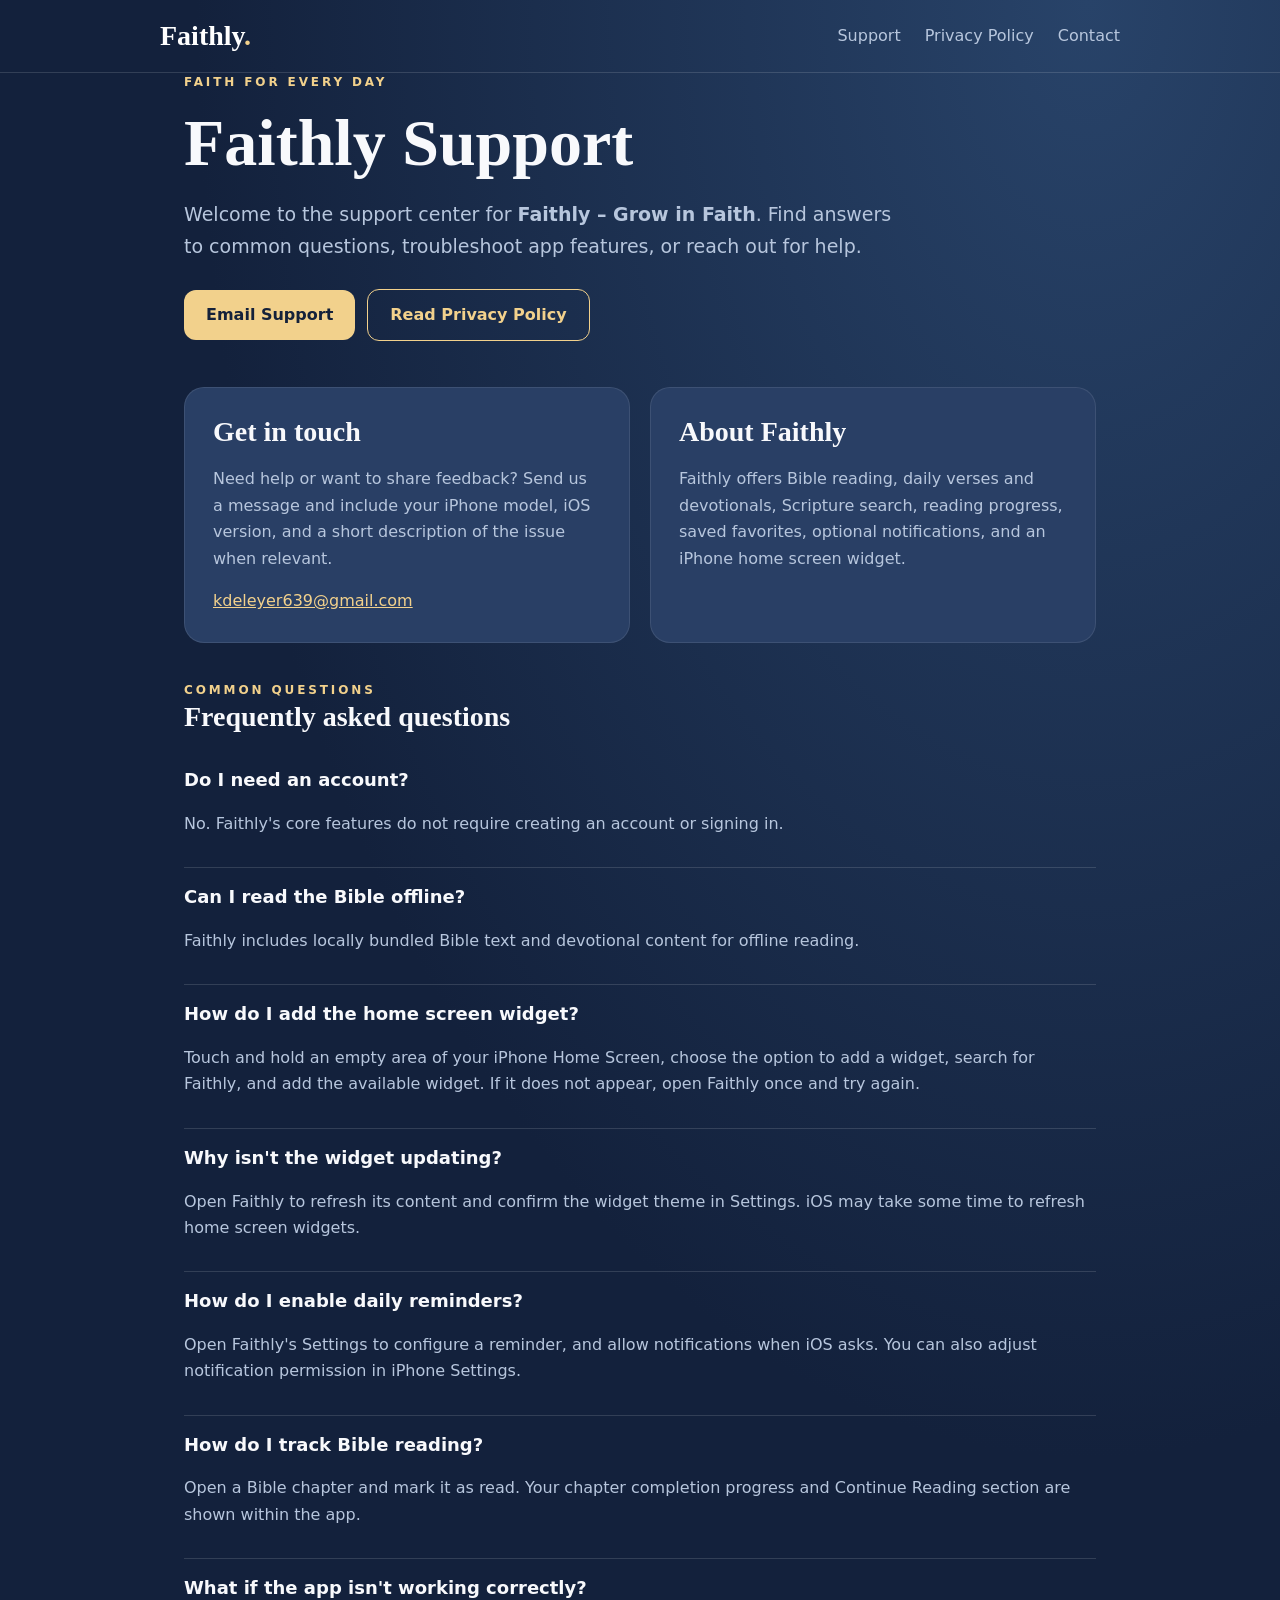
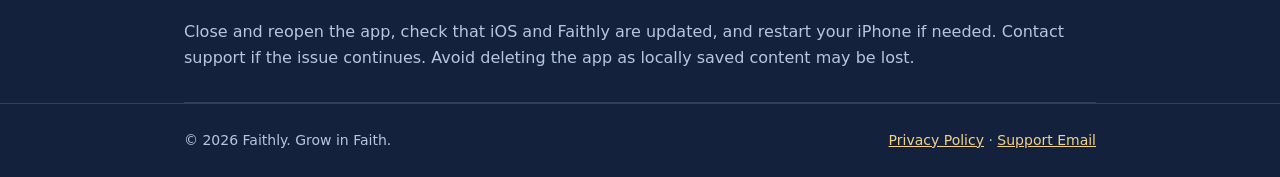
<file: index.html>
<!doctype html><html lang="en"><head><meta charset="utf-8"><meta name="viewport" content="width=device-width,initial-scale=1"><meta name="description" content="Official support and help for Faithly – Grow in Faith, a daily Bible verse and devotional app."><title>Faithly Support | Grow in Faith</title><link rel="stylesheet" href="style.css"></head><body><header><div class="wrap nav"><a class="brand" href="./">Faithly<span>.</span></a><nav aria-label="Main navigation"><a href="./">Support</a><a href="privacy.html">Privacy Policy</a><a href="mailto:kdeleyer639@gmail.com">Contact</a></nav></div></header><main class="wrap"><div class="eyebrow">Faith for every day</div><h1>Faithly Support</h1><p class="lead">Welcome to the support center for <strong>Faithly – Grow in Faith</strong>. Find answers to common questions, troubleshoot app features, or reach out for help.</p><a class="button" href="mailto:kdeleyer639@gmail.com?subject=Faithly%20Support">Email Support</a><a class="button secondary" href="privacy.html">Read Privacy Policy</a><div class="grid"><article class="card"><h2>Get in touch</h2><p>Need help or want to share feedback? Send us a message and include your iPhone model, iOS version, and a short description of the issue when relevant.</p><p><a href="mailto:kdeleyer639@gmail.com">kdeleyer639@gmail.com</a></p></article><article class="card"><h2>About Faithly</h2><p>Faithly offers Bible reading, daily verses and devotionals, Scripture search, reading progress, saved favorites, optional notifications, and an iPhone home screen widget.</p></article></div><section aria-labelledby="faq"><div class="eyebrow">Common questions</div><h2 id="faq">Frequently asked questions</h2><div class="faq"><h3>Do I need an account?</h3><p>No. Faithly's core features do not require creating an account or signing in.</p></div><div class="faq"><h3>Can I read the Bible offline?</h3><p>Faithly includes locally bundled Bible text and devotional content for offline reading.</p></div><div class="faq"><h3>How do I add the home screen widget?</h3><p>Touch and hold an empty area of your iPhone Home Screen, choose the option to add a widget, search for Faithly, and add the available widget. If it does not appear, open Faithly once and try again.</p></div><div class="faq"><h3>Why isn't the widget updating?</h3><p>Open Faithly to refresh its content and confirm the widget theme in Settings. iOS may take some time to refresh home screen widgets.</p></div><div class="faq"><h3>How do I enable daily reminders?</h3><p>Open Faithly's Settings to configure a reminder, and allow notifications when iOS asks. You can also adjust notification permission in iPhone Settings.</p></div><div class="faq"><h3>How do I track Bible reading?</h3><p>Open a Bible chapter and mark it as read. Your chapter completion progress and Continue Reading section are shown within the app.</p></div><div class="faq"><h3>What if the app isn't working correctly?</h3><p>Close and reopen the app, check that iOS and Faithly are updated, and restart your iPhone if needed. Contact support if the issue continues. Avoid deleting the app as locally saved content may be lost.</p></div></section></main><footer><div class="wrap"><span>© 2026 Faithly. Grow in Faith.</span><span><a href="privacy.html">Privacy Policy</a> · <a href="mailto:kdeleyer639@gmail.com">Support Email</a></span></div></footer></body></html>
</file>
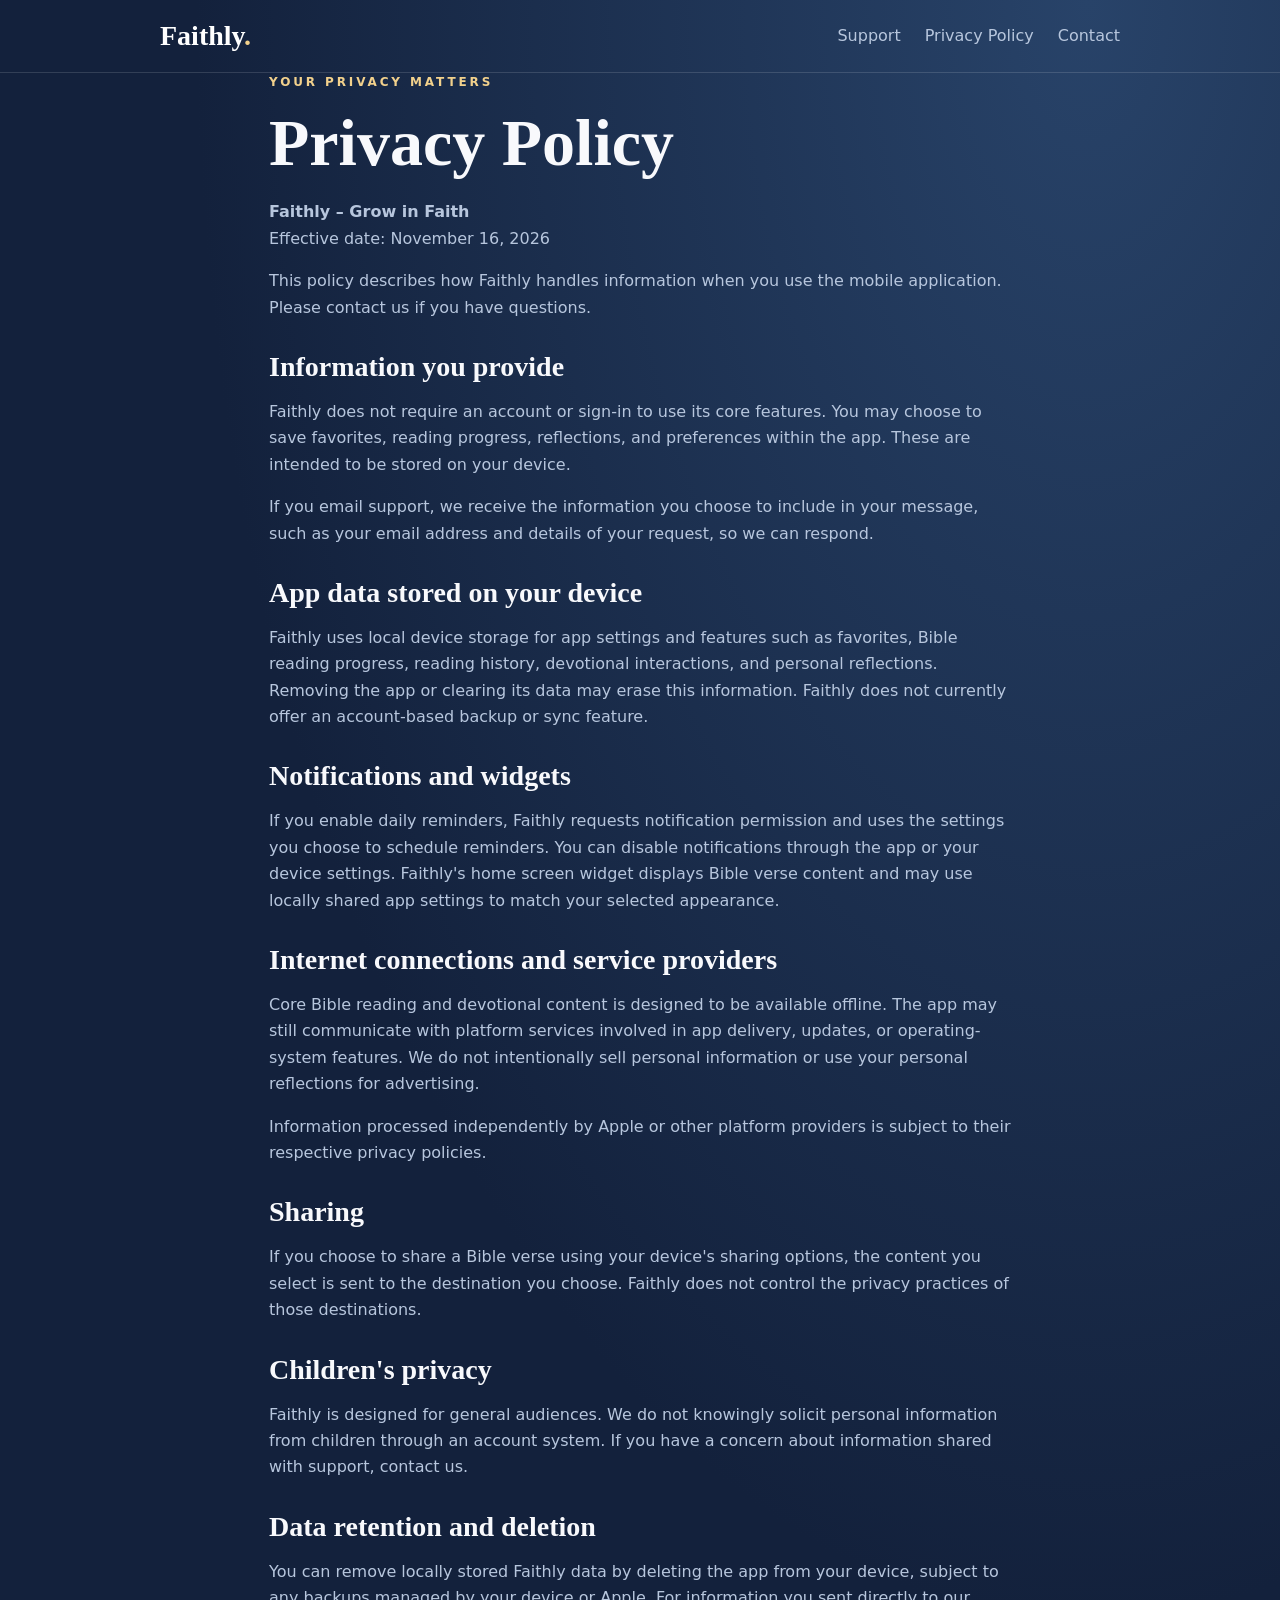
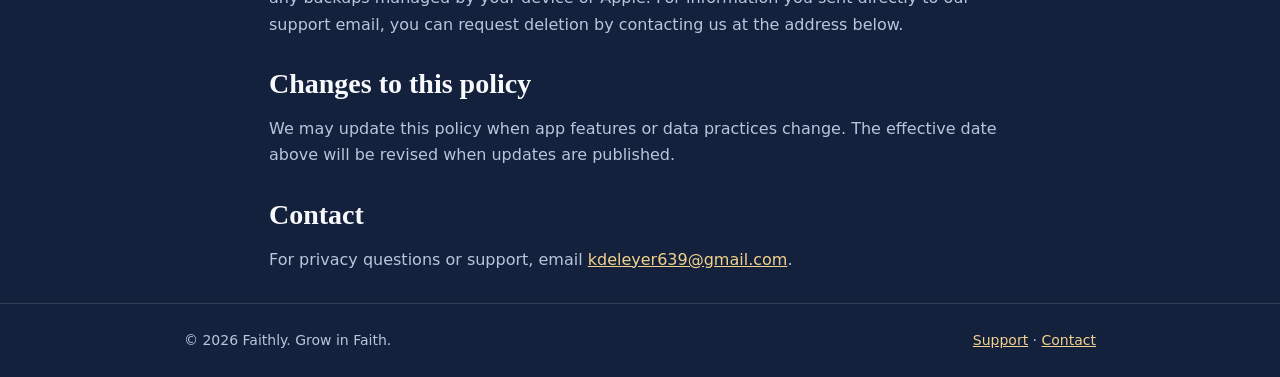
<file: privacy.html>
<!doctype html><html lang="en"><head><meta charset="utf-8"><meta name="viewport" content="width=device-width,initial-scale=1"><meta name="description" content="Privacy policy for Faithly – Grow in Faith."><title>Privacy Policy | Faithly</title><link rel="stylesheet" href="style.css"></head><body><header><div class="wrap nav"><a class="brand" href="./">Faithly<span>.</span></a><nav aria-label="Main navigation"><a href="./">Support</a><a href="privacy.html">Privacy Policy</a><a href="mailto:kdeleyer639@gmail.com">Contact</a></nav></div></header><main class="wrap policy"><div class="eyebrow">Your privacy matters</div><h1>Privacy Policy</h1><p><strong>Faithly – Grow in Faith</strong><br>Effective date: November 16, 2026</p><p>This policy describes how Faithly handles information when you use the mobile application. Please contact us if you have questions.</p><section><h2>Information you provide</h2><p>Faithly does not require an account or sign-in to use its core features. You may choose to save favorites, reading progress, reflections, and preferences within the app. These are intended to be stored on your device.</p><p>If you email support, we receive the information you choose to include in your message, such as your email address and details of your request, so we can respond.</p></section><section><h2>App data stored on your device</h2><p>Faithly uses local device storage for app settings and features such as favorites, Bible reading progress, reading history, devotional interactions, and personal reflections. Removing the app or clearing its data may erase this information. Faithly does not currently offer an account-based backup or sync feature.</p></section><section><h2>Notifications and widgets</h2><p>If you enable daily reminders, Faithly requests notification permission and uses the settings you choose to schedule reminders. You can disable notifications through the app or your device settings. Faithly's home screen widget displays Bible verse content and may use locally shared app settings to match your selected appearance.</p></section><section><h2>Internet connections and service providers</h2><p>Core Bible reading and devotional content is designed to be available offline. The app may still communicate with platform services involved in app delivery, updates, or operating-system features. We do not intentionally sell personal information or use your personal reflections for advertising.</p><p>Information processed independently by Apple or other platform providers is subject to their respective privacy policies.</p></section><section><h2>Sharing</h2><p>If you choose to share a Bible verse using your device's sharing options, the content you select is sent to the destination you choose. Faithly does not control the privacy practices of those destinations.</p></section><section><h2>Children's privacy</h2><p>Faithly is designed for general audiences. We do not knowingly solicit personal information from children through an account system. If you have a concern about information shared with support, contact us.</p></section><section><h2>Data retention and deletion</h2><p>You can remove locally stored Faithly data by deleting the app from your device, subject to any backups managed by your device or Apple. For information you sent directly to our support email, you can request deletion by contacting us at the address below.</p></section><section><h2>Changes to this policy</h2><p>We may update this policy when app features or data practices change. The effective date above will be revised when updates are published.</p></section><section><h2>Contact</h2><p>For privacy questions or support, email <a href="mailto:kdeleyer639@gmail.com">kdeleyer639@gmail.com</a>.</p></section></main><footer><div class="wrap"><span>© 2026 Faithly. Grow in Faith.</span><span><a href="./">Support</a> · <a href="mailto:kdeleyer639@gmail.com">Contact</a></span></div></footer></body></html>
</file>
<file: style.css>
:root{color-scheme:dark;--bg:#13213c;--panel:#293f65;--gold:#f2d18c;--text:#f8f9fc;--muted:#b7c6dd}*{box-sizing:border-box}body{margin:0;font:16px/1.65 system-ui,-apple-system,Segoe UI,sans-serif;background:radial-gradient(ellipse at 85% 0%,#284369 0%,var(--bg) 58%);color:var(--text);min-height:100vh}a{color:var(--gold)}.wrap{max-width:960px;margin:auto;padding:0 24px}header{border-bottom:1px solid #ffffff22}.nav{display:flex;align-items:center;justify-content:space-between;gap:16px;flex-wrap:wrap;padding:20px 0}.brand{font:700 28px Georgia,serif;color:white;text-decoration:none}.brand span{color:var(--gold)}nav{display:flex;gap:24px;flex-wrap:wrap}nav a{text-decoration:none;color:var(--muted)}nav a:hover{color:var(--gold)}main{padding:60px 0 80px}.eyebrow{color:var(--gold);text-transform:uppercase;letter-spacing:.24em;font-weight:700;font-size:12px}h1{font:700 clamp(38px,6vw,66px)/1.1 Georgia,serif;margin:14px 0 20px}h2{font:700 28px Georgia,serif;margin:0 0 18px}h3{font-size:18px;margin:24px 0 6px}p,li{color:var(--muted)}.lead{font-size:19px;max-width:720px}.grid{display:grid;grid-template-columns:repeat(auto-fit,minmax(280px,1fr));gap:20px;margin:38px 0}.card{background:var(--panel);border:1px solid #ffffff18;border-radius:20px;padding:28px}.card p:last-child{margin-bottom:0}.button{display:inline-block;background:var(--gold);color:#14213a;padding:12px 22px;border-radius:12px;text-decoration:none;font-weight:700;margin:8px 12px 8px 0}.button.secondary{background:transparent;border:1px solid var(--gold);color:var(--gold)}.faq{border-bottom:1px solid #ffffff22;padding:14px 0}.faq h3{margin:0 0 6px}.policy{max-width:790px}.policy section{margin:30px 0}.policy h2{margin-bottom:10px}footer{border-top:1px solid #ffffff22;padding:25px 0;color:var(--muted);font-size:14px}footer .wrap{display:flex;justify-content:space-between;gap:16px;flex-wrap:wrap}@media(max-width:540px){main{padding:42px 0 60px}.nav{align-items:flex-start;flex-direction:column}.card{padding:22px}}
</file>
